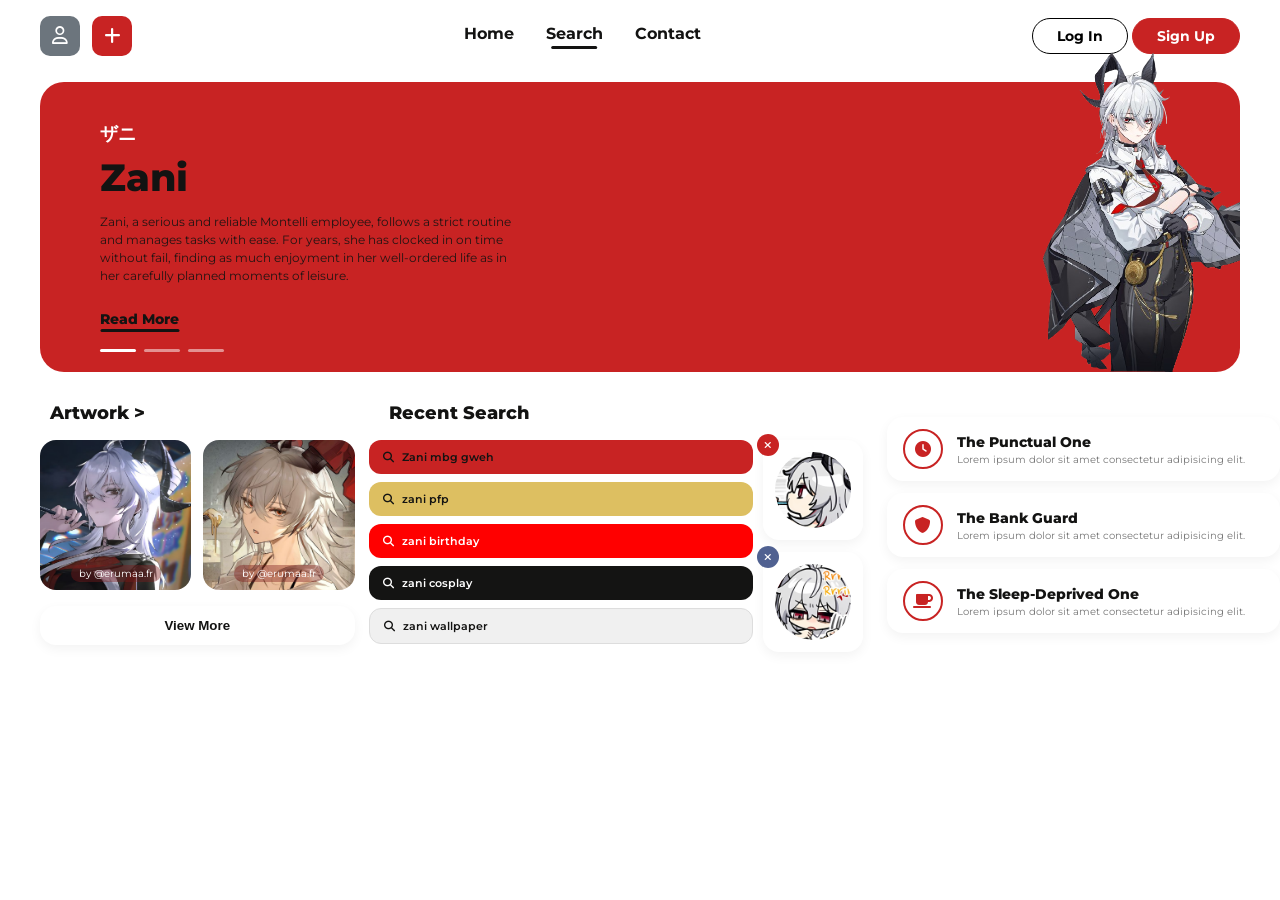
<file: index.html>
<!DOCTYPE html>
<html lang="en">
<head>
    <link rel="stylesheet" href="style.css">
    <link href="https://fonts.googleapis.com/css2?family=Montserrat:ital,wght@0,800;0,900;1,900&family=Permanent+Marker&family=Impact&display=swap" rel="stylesheet">
    <link rel="stylesheet" href="https://cdnjs.cloudflare.com/ajax/libs/font-awesome/6.4.0/css/all.min.css">
    <meta charset="UTF-8">
    <meta name="viewport" content="width=device-width, initial-scale=1.0">
    <title>Ngulik</title>
</head>
<body>

    <header class="isi-header">
        <div class="header-kiri">
            <button class="icon-btn icon-user">
                <i class="fa-regular fa-user"></i>
            </button>
            <button class="icon-btn icon-plus">
                <i class="fa-solid fa-plus"></i>
            </button>
        </div>
    <nav class="nav-menu">
        <a href="home.html" class="nav-link" ><strong>Home</strong></a>
        <a href="#" class="nav-link active"><strong>Search</strong></a>
        <a href="contact.html" class="nav-link"><strong>Contact</strong></a>
    </nav>

    <div class="header-kanan">
        <a href="#" class="btn btn-login">Log In</a>
        <a href="#" class="btn btn-signup">Sign Up</a>
    </div>
    </header>


    <main class="mbg-gweh">
        <div class="render-zani">
            <div class="zani-content">
                <span class="zani-logo">ザニ</span>
                <h1 class="zani-title">Zani</h1>
                <p class="zani-desk">
                    Zani, a serious and reliable Montelli employee, follows a strict routine and manages tasks with ease.
                    For years, she has clocked in on time without fail, finding as much enjoyment in her well-ordered life as in her carefully planned moments of leisure.
                </p>
                <a href="#" class="read-more">Read More</a>
        </div>

        <div class="zani-image-wrapper">
            <img src= "zani_render_wuthering_waves__by_kabasara_dj5ce7t-414w-2x-removebg-preview.png" alt="Zani" class="zani-image">
        </div>

        <div class="hero-pagination">
                <span class="dot active"></span>
                <span class="dot"></span>
                <span class="dot"></span>
            </div>
        </div>
    </main>
    
    <!-- Bagian Bawah (Content Grid) -->
        <section class="content-grid">
            <!-- Kolom 1: Artwork -->
            <div class="artwork-section">
                <h3 class="section-title">Artwork &gt;</h3>
                <div class="artwork-gallery">
                    <div class="artwork-card">
                        <img src="Zani (1).jpg" alt="Artwork 1">
                        <span class="artwork-author">by @erumaa.fr</span>
                    </div>
                    <div class="artwork-card">
                        <img src="𝘡𝘢𝘯𝘪.jpg" alt="Artwork 2">
                        <span class="artwork-author">by @erumaa.fr</span>
                    </div>
                </div>
                <button class="btn-view-more">View More</button>
            </div>

            <!-- Kolom 2: Recent Search & Chibi Cards -->
            <div class="search-section">
                <h3 class="section-title">Recent Search</h3>
                <div class="search-and-chibi">
                    <div class="search-tags">
                        <div class="search-tag tag-1"><i class="fa-solid fa-magnifying-glass"></i> Zani mbg gweh</div>
                        <div class="search-tag tag-2"><i class="fa-solid fa-magnifying-glass"></i> zani pfp</div>
                        <div class="search-tag tag-3"><i class="fa-solid fa-magnifying-glass"></i> zani birthday</div>
                        <div class="search-tag tag-4"><i class="fa-solid fa-magnifying-glass"></i> zani cosplay</div>
                        <div class="search-tag tag-5"><i class="fa-solid fa-magnifying-glass"></i> zani wallpaper</div>
                    </div>
                    <div class="chibi-column">
                        <div class="chibi-card">
                            <span class="close-btn cyan"><i class="fa-solid fa-xmark"></i></span>
                            <img src="ᅠᅠ𝜗𝜚 Zani WuWa icon (1).jpg" alt="Chibi 1">
                        </div>
                        <div class="chibi-card">
                            <span class="close-btn blue"><i class="fa-solid fa-xmark"></i></span>
                            <img src="ᅠᅠ𝜗𝜚 Zani WuWa icon.jpg" alt="Chibi 2">
                        </div>
                    </div>
                </div>
            </div>

            <!-- Kolom 3: Info List Cards -->
            <div class="info-section">
                <div class="info-card">
                    <div class="info-icon icon-circle">
                        <i class="fa-solid fa-clock"></i> 
                        </div>
                    <div class="info-text">
                        <h4>The Punctual One</h4>
                        <p>Lorem ipsum dolor sit amet consectetur adipisicing elit.</p>
                    </div>
                </div>
                <div class="info-card">
                    <div class="info-icon icon-circle">
                        <i class="fa-solid fa-shield"></i>
                    </div>
                    <div class="info-text">
                        <h4>The Bank Guard</h4>
                        <p>Lorem ipsum dolor sit amet consectetur adipisicing elit.</p>
                    </div>
                </div>
                <div class="info-card">
                    <div class="info-icon icon-circle">
                        <i class="fa-solid fa-coffee"></i>
                    </div>
                    <div class="info-text">
                        <h4>The Sleep-Deprived One</h4>
                        <p>Lorem ipsum dolor sit amet consectetur adipisicing elit.</p>
                    </div>
                </div>
            </div>
        </section>
</body>
</html>
</file>
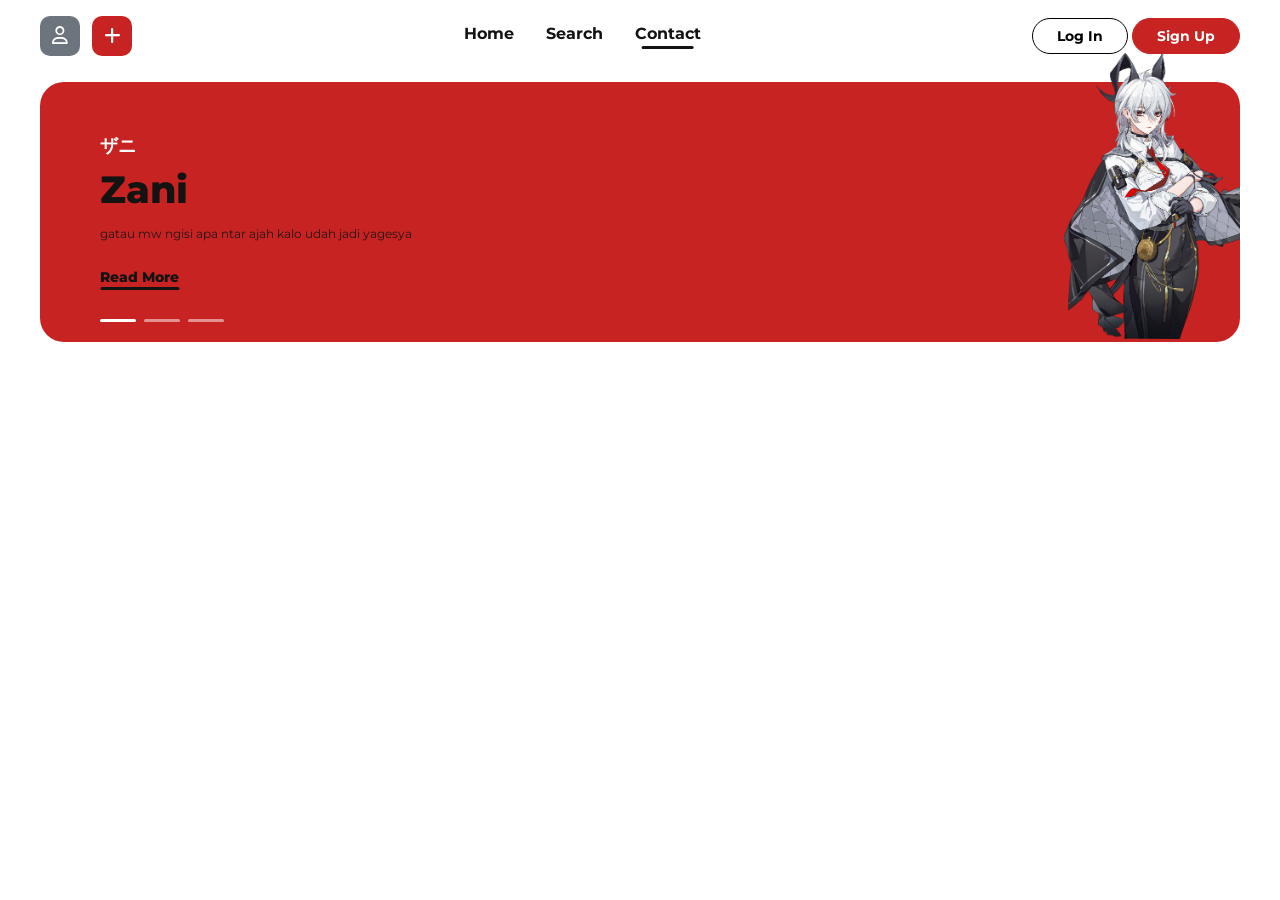
<file: contact.html>
<!DOCTYPE html>
<html lang="en">
<head>
    <link rel="stylesheet" href="style.css">
    <link href="https://fonts.googleapis.com/css2?family=Montserrat:ital,wght@0,800;0,900;1,900&family=Permanent+Marker&family=Impact&display=swap" rel="stylesheet">
    <link rel="stylesheet" href="https://cdnjs.cloudflare.com/ajax/libs/font-awesome/6.4.0/css/all.min.css">
    <meta charset="UTF-8">
    <meta name="viewport" content="width=device-width, initial-scale=1.0">
    <title>Ngulik</title>
</head>
<body>

    <header class="isi-header">
        <div class="header-kiri">
            <button class="icon-btn icon-user">
                <i class="fa-regular fa-user"></i>
            </button>
            <button class="icon-btn icon-plus">
                <i class="fa-solid fa-plus"></i>
            </button>
        </div>
    <nav class="nav-menu">
        <a href="home.html" class="nav-link" ><strong>Home</strong></a>
        <a href="index.html" class="nav-link"><strong>Search</strong></a>
        <a href="#" class="nav-link active"><strong>Contact</strong></a>
    </nav>

    <div class="header-kanan">
        <a href="#" class="btn btn-login">Log In</a>
        <a href="#" class="btn btn-signup">Sign Up</a>
    </div>
    </header>


    <main class="mbg-gweh">
        <div class="render-zani">
            <div class="zani-content">
                <span class="zani-logo">ザニ</span>
                <h1 class="zani-title">Zani</h1>
                <p class="zani-desk">
                    gatau mw ngisi apa ntar ajah kalo udah jadi yagesya
                </p>
                <a href="#" class="read-more">Read More</a>
        </div>

        <div class="zani-image-wrapper">
            <img src= "zani_render_wuthering_waves__by_kabasara_dj5ce7t-414w-2x.png" alt="Zani" class="zani-image">
        </div>

        <div class="hero-pagination">
                <span class="dot active"></span>
                <span class="dot"></span>
                <span class="dot"></span>
            </div>
        </div>
    </main>
</body>
</html>
</file>
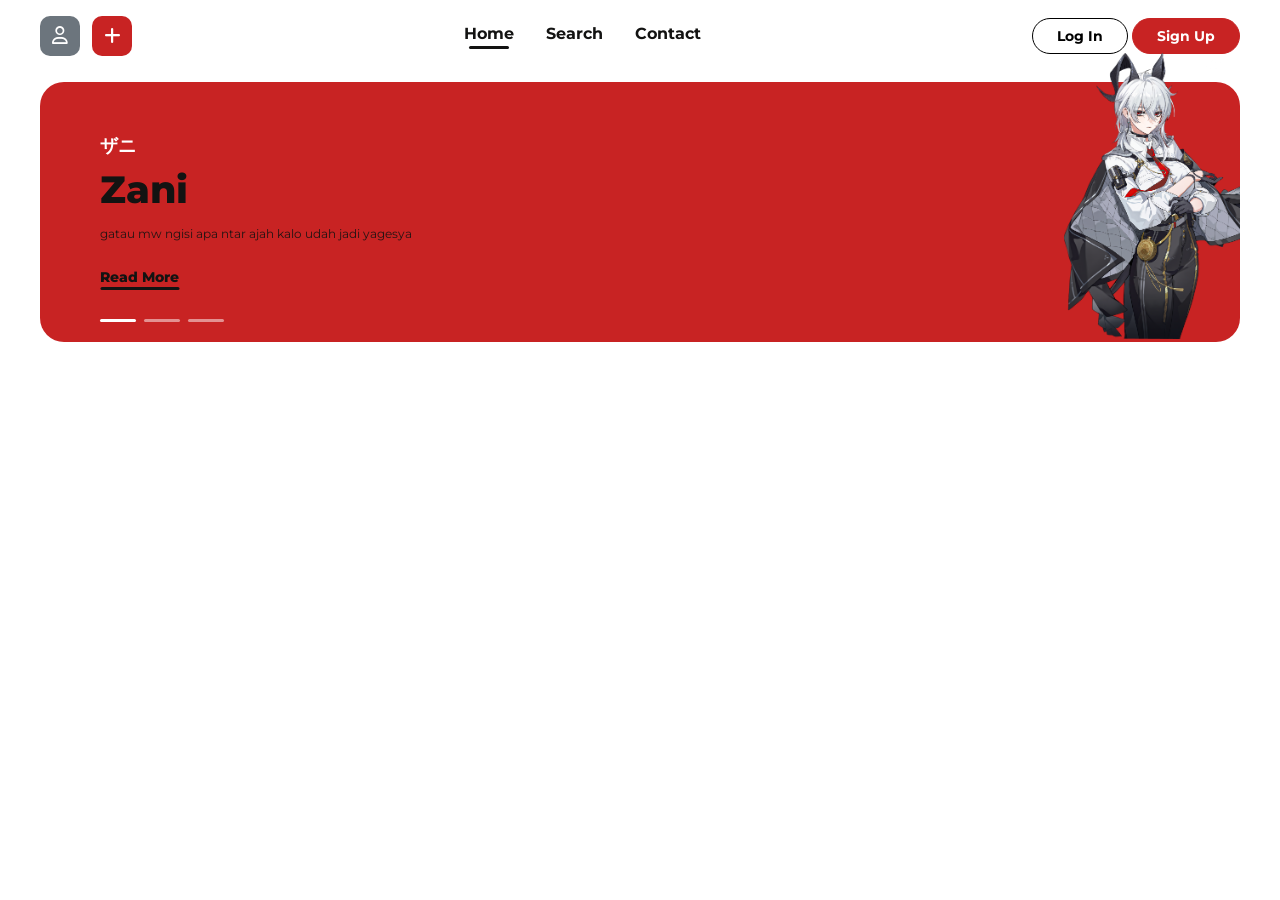
<file: home.html>
<!DOCTYPE html>
<html lang="en">
<head>
    <link rel="stylesheet" href="style.css">
    <link href="https://fonts.googleapis.com/css2?family=Montserrat:ital,wght@0,800;0,900;1,900&family=Permanent+Marker&family=Impact&display=swap" rel="stylesheet">
    <link rel="stylesheet" href="https://cdnjs.cloudflare.com/ajax/libs/font-awesome/6.4.0/css/all.min.css">
    <meta charset="UTF-8">
    <meta name="viewport" content="width=device-width, initial-scale=1.0">
    <title>Ngulik</title>
</head>
<body>

    <header class="isi-header">
        <div class="header-kiri">
            <button class="icon-btn icon-user">
                <i class="fa-regular fa-user"></i>
            </button>
            <button class="icon-btn icon-plus">
                <i class="fa-solid fa-plus"></i>
            </button>
        </div>
    <nav class="nav-menu">
        <a href="#" class="nav-link active" ><strong>Home</strong></a>
        <a href="index.html" class="nav-link"><strong>Search</strong></a>
        <a href="contact.html" class="nav-link"><strong>Contact</strong></a>
    </nav>

    <div class="header-kanan">
        <a href="#" class="btn btn-login">Log In</a>
        <a href="#" class="btn btn-signup">Sign Up</a>
    </div>
    </header>


    <main class="mbg-gweh">
        <div class="render-zani">
            <div class="zani-content">
                <span class="zani-logo">ザニ</span>
                <h1 class="zani-title">Zani</h1>
                <p class="zani-desk">
                    gatau mw ngisi apa ntar ajah kalo udah jadi yagesya
                </p>
                <a href="#" class="read-more">Read More</a>
        </div>

        <div class="zani-image-wrapper">
            <img src= "zani_render_wuthering_waves__by_kabasara_dj5ce7t-414w-2x.png" alt="Zani" class="zani-image">
        </div>

        <div class="hero-pagination">
                <span class="dot active"></span>
                <span class="dot"></span>
                <span class="dot"></span>
            </div>
        </div>
    </main>
</body>
</html>
</file>
<file: style.css>
* {
    box-sizing: border-box;
    margin: 0;
    padding: 0;
}

body {
    font-family: 'Montserrat', sans-serif;
    background-color: #ffffff;
}


.isi-header {
    display: flex;
    justify-content: space-between;
    align-items: center;
    padding: 16px 40px;
    background-color: #ffffff;
}


.header-kiri {
    display: flex;
    align-items: center;
    gap: 12px;
}

.icon-btn {
    width: 40px;
    height: 40px;
    border: none;
    border-radius: 10px;
    display: flex;
    justify-content: center;
    align-items: center;
    font-size: 18px;
    cursor: pointer;
    transition: transform 0.2s, opacity 0.2s;
}

.icon-btn:hover {
    opacity: 0.9;
    transform: translateY(-1px);
}

.icon-user {
    background-color: #6c757d;
    color: #ffffff;
}

.icon-plus {
    background-color: #C82323;
    color: #ffffff;
}

/*Navbar Start*/
.nav-menu {
    display: flex;
    gap: 32px;
    align-items: center;
}

.nav-link {
    position: relative;
    text-decoration: none;
    color: #131312;
    font-size: 16px;
    padding-bottom: 6px;
    display: inline-flex;
    justify-content: center;
    align-items: center;
}

.nav-link::after {
    content: '';
    position: absolute;
    bottom: 0;
    left: 50%;
    width: 80%;
    height: 3px;
    background-color: #131312;
    border-radius: 2px;
    transform: translateX(-50%) scaleX(0);
    transition: transform 0.25s ease-in-out;
}

.nav-link:hover::after,
.nav-link.active::after {
    transform: translateX(-50%) scaleX(1);
}

.header-right {
    display: flex;
    align-items: center;
    gap: 12px;
}

.btn {
    padding: 8px 24px;
    border-radius: 20px;
    font-weight: 700;
    font-size: 14px;
    text-decoration: none;
    transition: all 0.2s ease;
    display: inline-flex;
    align-items: center;
    justify-content: center;
}

.btn-login {
    color: #000000;
    border: 1.5px solid #000000;
    background-color: transparent;
}

.btn-login:hover {
    background-color: #f0f0f0;
}

.btn-signup {
    color: #ffffff;
    background-color: #C82323;
    border: 1.5px solid #C82323;
}

.btn-signup:hover {
    background-color: #C82323;
    border-color: #C82323;
}
/*Navbar Done*/

/*Card Start*/
.mbg-gweh {
    padding: 0 40px;
    margin-top: 10px;
}

.render-zani {
    position:relative;
    background-color: #C82323;
    border-radius: 24px;
    padding: 40px 60px;
    display: flex;
    justify-content: space-between;
    align-items: center;
    min-height: 260px;
}

.zani-content {
    max-width: 420px;
    z-index: 2;
    color: #131312;
}

.zani-logo {
    font-size: 18px;
    font-weight: 700;
    color:#FFFFFF;
    display: block;
    margin-bottom: 8px;
}

.zani-title {
    font-size: 38px;
    font-weight: 800;
    margin-bottom: 12px;
}

.zani-desk {
    font-size: 12px;
    line-height: 1.5;
    opacity: 0.9;
    margin-bottom: 24px;
}

.read-more {
    position: relative;
    display: inline-block;
    color:#131312;
    font-weight: 800;
    font-size: 14px;
    text-decoration: none;
    padding-bottom: 4px;
    justify-content: right;
}

.read-more::after {
    content: '';
    position: absolute;
    bottom: 0;
    left: 50%;
    width: 100%;
    height: 3px;
    background-color: #131312;
    border-radius: 2px;
    transform: translateX(-50%)
}

.zani-image-wrapper {
    position:absolute;
    right: 0;
    top: -29.2px;
    bottom: -20px;
    height: 110%;
    z-index: 1;
}

.zani-image {
    height:  100%;
    object-fit: contain;
}

.hero-pagination {
    position: absolute;
    bottom: 20px;
    left: 60px;
    display:flex;
    gap: 8px;
    z-index: 2;
}

.dot {
    width: 36px;
    height: 3px;
    background-color: rgba(255, 255, 255, 0.5);
    border-radius: 2px;
}

.dot.active {
    background-color: #ffffff;
}

/* Content Grid Layout */
.content-grid {
    display: grid;
    grid-template-columns: 1.2fr 2fr 1.5fr;
    gap: 24px;
    margin-top: 30px;
    margin-bottom: 40px;
}

.section-title {
    font-size: 18px;
    font-weight: 800;
    color: #131312;
    margin-bottom: 16px;
    margin-left: 50px;
}

/* --- Kolom 1: Artwork Section --- */
.artwork-section {
    display: flex;
    flex-direction: column;
}

.artwork-gallery {
    display: flex;
    gap: 12px;
    margin-bottom: 16px;
}

.artwork-card {
    position: relative;
    left: 40px;
    width: 50%;
    height: 150px;
    border-radius: 16px;
    overflow: hidden;
    background-color: #eee;
}

.artwork-card img {
    width: 100%;
    height: 100%;
    object-fit: cover;
}

.artwork-author {
    position: absolute;
    bottom: 8px;
    left: 50%;
    transform: translateX(-50%);
    font-size: 10px;
    color: #ffffff;
    background: rgba(126, 26, 26, 0.4);
    padding: 2px 8px;
    border-radius: 10px;
    white-space: nowrap;
}

.btn-view-more {
    position: relative;
    left: 40px;
    width: 100%;
    padding: 12px;
    border: none;
    background-color: #ffffff;
    border-radius: 16px;
    font-weight: 700;
    color: #131312;
    box-shadow: 0 4px 12px rgba(0,0,0,0.05);
    cursor: pointer;
    transition: background-color 0.2s;
}

.btn-view-more:hover {
    background-color: #f5f5f5;
}

/* --- Kolom 2: Recent Search --- */
.search-and-chibi {
    display: flex;
    gap: 40px;
}

.search-tags {
    position: relative;
    left: 30px;
    display: flex;
    flex-direction: column;
    gap: 8px;
    flex: 1;
}

.search-tag {
    padding: 10px 14px;
    border-radius: 12px;
    font-size: 11px;
    font-weight: 600;
    display: flex;
    align-items: center;
    gap: 8px;
    color: #ffffff;
}

/* Gradasi / Variasi Warna Chip Sesuai Desain */
.tag-1 { background-color: #C82323; color: #131312; }
.tag-2 { background-color: #DDBF61; color: #131312; }
.tag-3 { background-color: #FF0000; color: #ffffff; }
.tag-4 { background-color: #141413; color: #ffffff; }
.tag-5 { background-color: #f0f0f0; color: #131312; border: 1px solid #ddd; }

.chibi-column {
    display: flex;
    flex-direction: column;
    gap: 12px;
}

.chibi-card {
    position: relative;
    background-color: #ffffff;
    border-radius: 16px;
    padding: 12px;
    width: 100px;
    height: 100px;
    display: flex;
    justify-content: center;
    align-items: center;
    box-shadow: 0 4px 12px rgba(0,0,0,0.05);
}

.chibi-card img {
    max-width: 100%;
    max-height: 100%;
    border-radius: 50%;
    object-fit: cover;
}

.close-btn {
    position: absolute;
    top: -6px;
    left: -6px;
    width: 22px;
    height: 22px;
    border-radius: 50%;
    color: #fff;
    display: flex;
    align-items: center;
    justify-content: center;
    font-size: 10px;
    cursor: pointer;
}

.close-btn.cyan { background-color: #C82323; }
.close-btn.blue { background-color: #506191; }

/* --- Kolom 3: Info Cards --- */
.info-section {
    display: flex;
    flex-direction: column;
    gap: 12px;
    margin-top: 15px; /* Menyelaraskan posisi atas dengan judul kolom lain */
}

.info-card {
    background-color: #ffffff;
    border-radius: 16px;
    padding: 12px 16px;
    display: flex;
    align-items: center;
    gap: 14px;
    box-shadow: 0 4px 12px rgba(0,0,0,0.05);
}

.info-icon {
    flex-shrink: 0;
}

.number-icon {
    font-size: 28px;
    font-weight: 900;
    color: #C82323;
}

.icon-circle {
    width: 40px;
    height: 40px;
    border-radius: 50%;
    border: 2px solid #C82323;
    display: flex;
    align-items: center;
    justify-content: center;
    color: #C82323;
}

.info-text h4 {
    font-size: 14px;
    font-weight: 800;
    color: #131312;
    margin-bottom: 2px;
}

.info-text p {
    font-size: 10px;
    color: #777777;
    line-height: 1.3;
}

/* Responsif di mobile */
@media (max-width: 768px) {
    
    /* 1. Header & Navigation */
    .isi-header {
        padding: 16px 20px;
        flex-wrap: wrap;
        gap: 12px;
    }

    .nav-menu {
        order: 3;
        width: 100%;
        justify-content: center;
        gap: 20px;
        margin-top: 10px;
    }

    .header-kanan {
        display: flex;
        gap: 8px;
    }

    .btn {
        padding: 6px 16px;
        font-size: 12px;
    }

    /* 2. Main Hero Section (Zani Card) */
    .mbg-gweh {
        padding: 0 16px;
        margin-top: 16px;
    }

    .render-zani {
        flex-direction: column;
        align-items: flex-start;
        padding: 28px 24px 200px 24px; /* Space bawah untuk area gambar */
        min-height: auto;
        overflow: hidden; /* Mencegah overflow horizontal di mobile */
    }

    .zani-content {
        max-width: 100%;
    }

    .zani-title {
        font-size: 30px;
    }

    .zani-desk {
        font-size: 11px;
    }

    /* Posisi Gambar Zani di Mobile */
    .zani-image-wrapper {
        right: 50%;
        transform: translateX(50%);
        bottom: -10px;
        top: auto;
        height: 220px;
        opacity: 0.9;
    }

    .hero-pagination {
        left: 24px;
        bottom: 16px;
    }

    /* 3. Layout Content Grid (Menjadi 1 Kolom) */
    .content-grid {
        grid-template-columns: 1fr; /* Tumpuk 1 kolom */
        gap: 32px;
        padding: 0 16px;
        margin-top: 24px;
    }

    .section-title {
        margin-left: 0; /* Reset margin offset */
        font-size: 16px;
    }

    /* Reset Offset Kolom Artwork */
    .artwork-card,
    .btn-view-more {
        left: 0;
        width: 100%;
    }

    .artwork-gallery {
        width: 100%;
    }

    /* Reset Offset & Layout Search Section */
    .search-and-chibi {
        gap: 16px;
    }

    .search-tags {
        left: 0; /* Reset offset */
    }

    .chibi-column {
        align-items: center;
    }

    .chibi-card {
        width: 80px;
        height: 80px;
    }

    /* 4. Info Cards Section */
    .info-section {
        margin-top: 0;
    }
}
</file>
